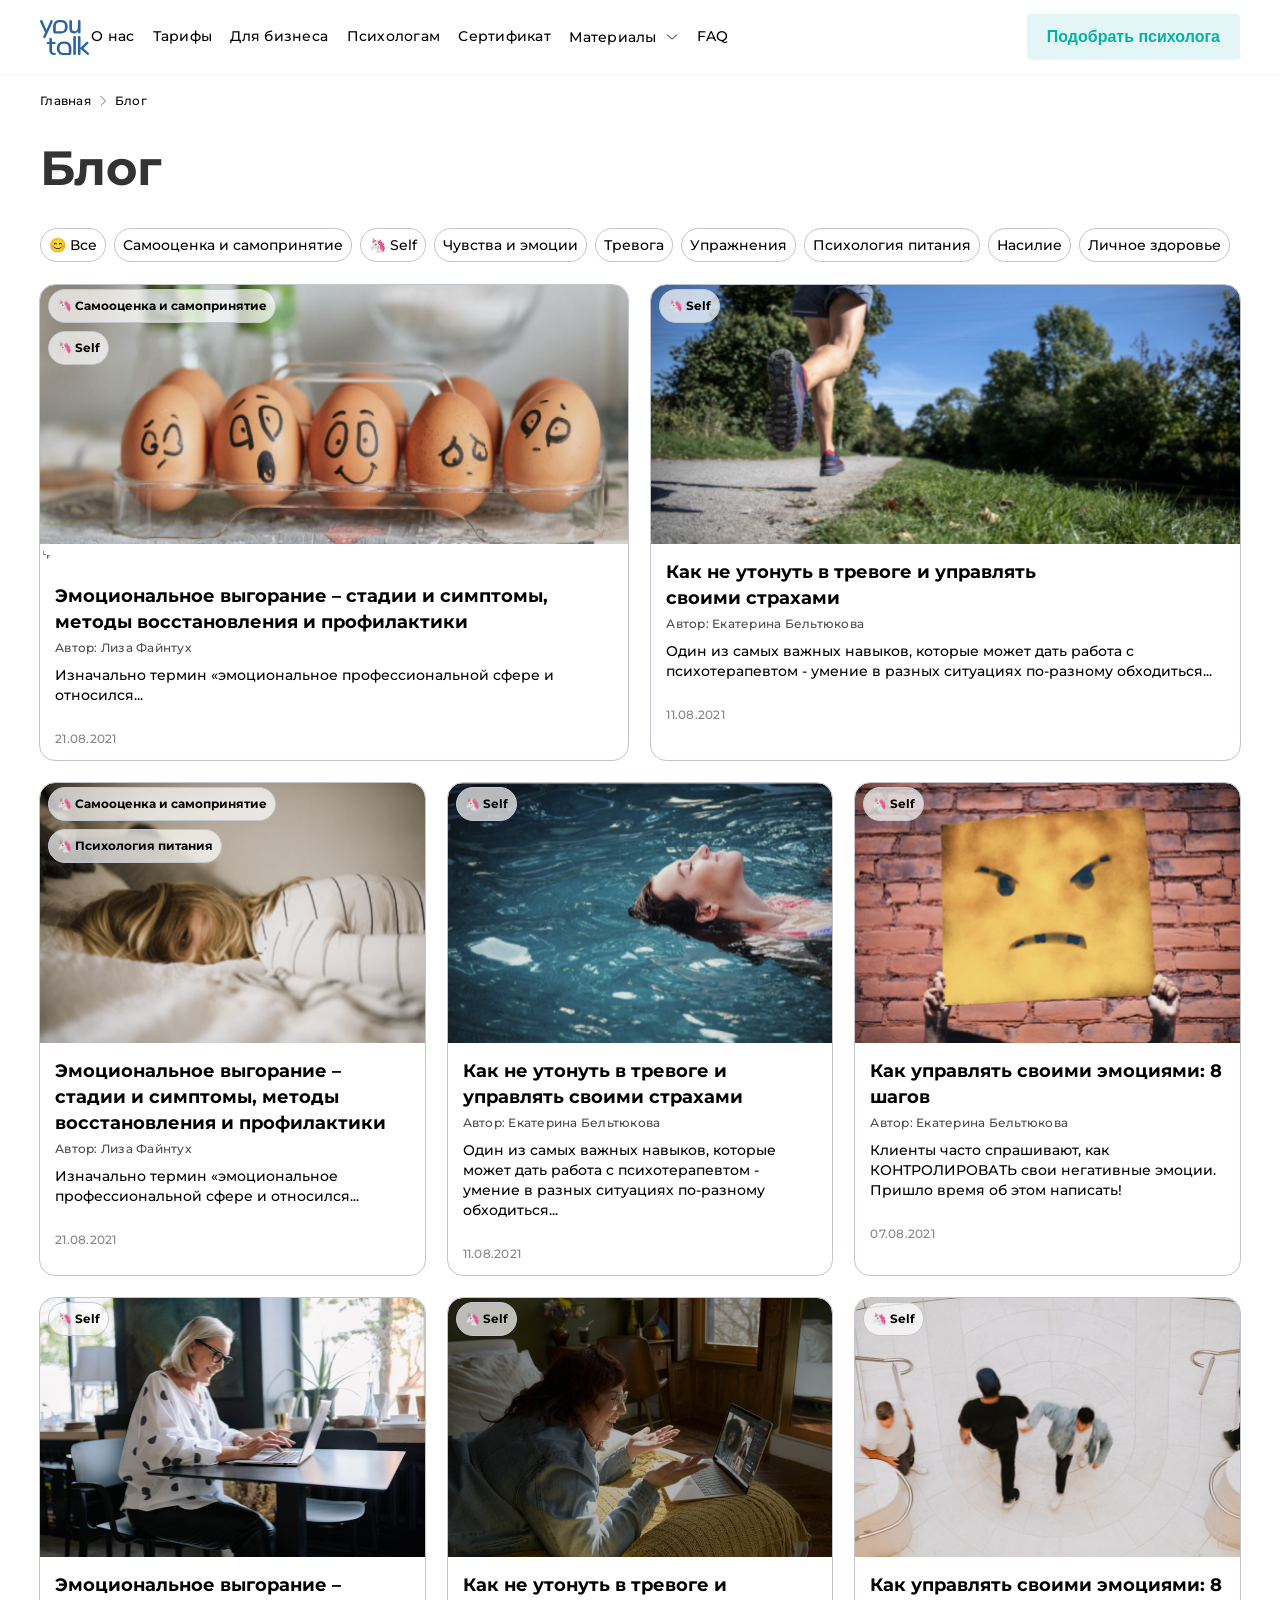
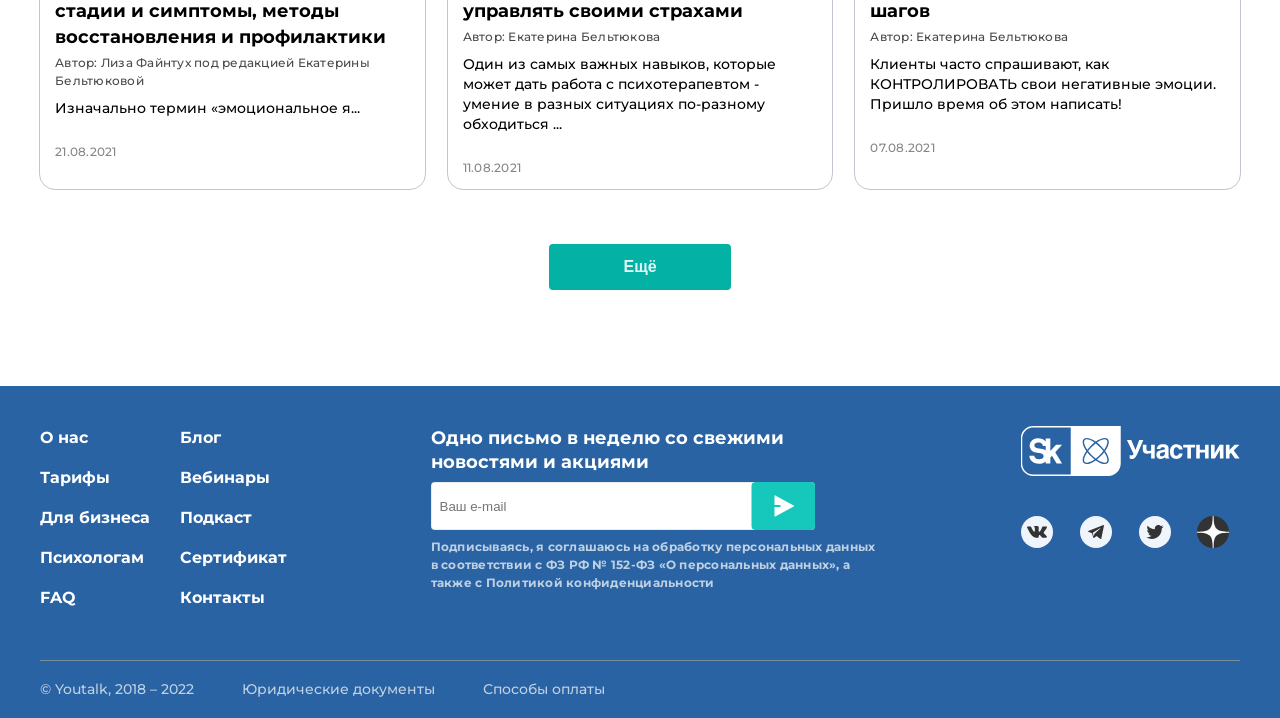
<file: index.html>
<!DOCTYPE html>
<html lang="ru">

<head>
    <meta charset="UTF-8">
    <meta name="viewport" content="width=device-width, initial-scale=1.0">
    <title>YouTalk</title>
    <link rel="stylesheet" href="css/font.css">
    <link rel="stylesheet" href="css/style.css">
</head>

<body>
    <header class="site-header">
        <div class="layout__container"> 
            <div class="site-header__inner"> 
                <div class="site-header__brand-nav">
                    <div class="site-header__logo"><a href="index.html"><img class="logo" src="./img/YouTalk.svg"
                                alt="логотип"></a></div>
                    <nav class="site-header__nav">
                        <ul class="site-header__nav-list">
                            <li class="site-header__nav-item"><a href="#">О нас</a></li>
                            <li class="site-header__nav-item"><a href="#">Тарифы</a></li>
                            <li class="site-header__nav-item"><a href="#">Для бизнеса</a></li>
                            <li class="site-header__nav-item"><a href="#">Психологам</a></li>
                            <li class="site-header__nav-item"><a href="#">Сертификат</a></li>
                            <li class="site-header__nav-item"><a href="#">Материалы</a></li>
                            <li class="site-header__nav-item"><a href="#">FAQ</a></li>
                        </ul>
                    </nav>
                </div>
                <div class="site-header__burger">
                    <span></span>
                </div>
                <button href="#" class="site-header__cta button button--ghost-teal">Подобрать психолога</button>
            </div>
        </div>
    </header>
    <main class="main main-background-image">
        <div class="layout__container">
            <div class="blog-page__inner">
                <ul class="breadcrumbs">
                    <li class="breadcrumbs__item"><a href="#">Главная</a></li>
                    <li class="breadcrumbs__item"><img src="./img/arrow-right.svg"></li>
                    <li class="breadcrumbs__item"><a href="active">Блог</a></li>
                </ul>
                <h1 class="blog-page__title">Блог</h1>
                <ul class="topic-filter">
                    <li class="topic-filter__chip"><a href="#">&#128522; Все</a></li>
                    <li class="topic-filter__chip"><a href="#">Самооценка и самопринятие</a></li>
                    <li class="topic-filter__chip"><a href="#">&#129412; Self</a></li>
                    <li class="topic-filter__chip"><a href="#">Чувства и эмоции</a></li>
                    <li class="topic-filter__chip"><a href="#">Тревога</a></li>
                    <li class="topic-filter__chip"><a href="#">Упражнения</a></li>
                    <li class="topic-filter__chip"><a href="#">Психология питания</a></li>
                    <li class="topic-filter__chip"><a href="#">Насилие</a></li>
                    <li class="topic-filter__chip"><a href="#">Личное здоровье</a></li>
                </ul>
                <section class="article-grid">
                    <div class="article-grid__card">
                        <a href="article.html">
                            <img class="article-grid__image" src="./img/heroes/hero-eggs.png" alt="изображение">
                            <ul class="article-grid__tags">
                                <li class="article-grid__tag">&#129412; Самооценка и самопринятие</li>
                                <li class="article-grid__tag">&#129412; Self</li>
                            </ul>␊
                            <h4 class="article-grid__title">Эмоциональное выгорание – стадии и симптомы, методы
                                восстановления и профилактики</h4>
                            <p class="article-grid__author">Автор: Лиза Файнтух</p>
                            <p class="article-grid__excerpt">Изначально термин «эмоциональное профессиональной сфере и
                                относился...</p>
                            <p class="article-grid__date">21.08.2021</p>
                        </a>
                    </div>
                    <div class="article-grid__card">
                        <a href="article.html">
                            <img class="article-grid__image" src="./img/heroes/hero-jogging.png" alt="изображение">
                            <ul class="article-grid__tags">
                                <li class="article-grid__tag">&#129412; Self</li>
                            </ul>
                            <h4 class="article-grid__title">Как не утонуть в тревоге и управлять<br>своими страхами</h4>
                            <p class="article-grid__author">Автор: Екатерина Бельтюкова</p>
                            <p class="article-grid__excerpt">Один из самых важных навыков, которые может дать работа с
                                психотерапевтом - умение в разных ситуациях по-разному обходиться...</p>
                            <p class="article-grid__date">11.08.2021</p>
                        </a>
                    </div>
                    <div class="article-grid__card article-grid__card--compact">
                        <a href="article.html">
                            <img class="article-grid__image" src="./img/heroes/hero-girl.png" alt="изображение">
                            <ul class="article-grid__tags">
                                <li class="article-grid__tag">&#129412; Самооценка и самопринятие</li>
                                <li class="article-grid__tag">&#129412; Психология питания</li>
                            </ul>
                            <h4 class="article-grid__title">Эмоциональное выгорание – стадии и симптомы, методы
                                восстановления и профилактики</h4>
                            <p class="article-grid__author">Автор: Лиза Файнтух</p>
                            <p class="article-grid__excerpt">Изначально термин «эмоциональное профессиональной сфере и
                                относился...</p>
                            <p class="article-grid__date">21.08.2021</p>
                        </a>
                    </div>
                    <div class="article-grid__card article-grid__card--compact">
                        <a href="article.html">
                            <img class="article-grid__image" src="./img/heroes/hero-swimming.png" alt="изображение">
                            <ul class="article-grid__tags">
                                <li class="article-grid__tag">&#129412; Self</li>
                            </ul>
                            <h4 class="article-grid__title">Как не утонуть в тревоге и управлять своими страхами</h4>
                            <p class="article-grid__author">Автор: Екатерина Бельтюкова</p>
                            <p class="article-grid__excerpt">Один из самых важных навыков, которые может дать работа с
                                психотерапевтом - умение в разных ситуациях по-разному обходиться...</p>
                            <p class="article-grid__date">11.08.2021</p>
                        </a>
                    </div>
                    <div class="article-grid__card article-grid__card--compact">
                        <a href="article.html">
                            <img class="article-grid__image" src="./img/heroes/hero-angry-face.png" alt="изображение">
                            <ul class="article-grid__tags">
                                <li class="article-grid__tag">&#129412; Self</li>
                            </ul>
                            <h4 class="article-grid__title">Как управлять своими эмоциями: 8 шагов</h4>
                            <p class="article-grid__author">Автор: Екатерина Бельтюкова</p>
                            <p class="article-grid__excerpt">Клиенты часто спрашивают, как КОНТРОЛИРОВАТЬ свои
                                негативные эмоции. Пришло время об этом написать!</p>
                            <p class="article-grid__date">07.08.2021</p>
                        </a>
                    </div>
                    <div class="article-grid__card article-grid__card--compact">
                        <a href="article.html">
                            <img class="article-grid__image" src="./img/heroes/hero-woman-typing.png" alt="изображение">
                            <ul class="article-grid__tags">
                                <li class="article-grid__tag">&#129412; Self</li>
                            </ul>
                            <h4 class="article-grid__title">Эмоциональное выгорание – стадии и симптомы, методы
                                восстановления и профилактики</h4>
                            <p class="article-grid__author">Автор: Лиза Файнтух под редакцией Екатерины Бельтюковой</p>
                            <p class="article-grid__excerpt">Изначально термин «эмоциональное я...</p>
                            <p class="article-grid__date">21.08.2021</p>
                        </a>
                    </div>
                    <div class="article-grid__card article-grid__card--compact">
                        <a href="article.html">
                            <img class="article-grid__image" src="./img/heroes/hero-woman-videocall.png"
                                alt="изображение">
                            <ul class="article-grid__tags">
                                <li class="article-grid__tag">&#129412; Self</li>
                            </ul>
                            <h4 class="article-grid__title">Как не утонуть в тревоге и управлять своими страхами</h4>
                            <p class="article-grid__author">Автор: Екатерина Бельтюкова</p>
                            <p class="article-grid__excerpt">Один из самых важных навыков, которые может дать работа с
                                психотерапевтом - умение в разных ситуациях по-разному обходиться ...</p>
                            <p class="article-grid__date">11.08.2021</p>
                        </a>
                    </div>
                    <div class="article-grid__card article-grid__card--compact">
                        <a href="article.html">
                            <img class="article-grid__image" src="./img/heroes/hero-strangers.png" alt="изображение">
                            <ul class="article-grid__tags">
                                <li class="article-grid__tag">&#129412; Self</li>
                            </ul>
                            <h4 class="article-grid__title">Как управлять своими эмоциями: 8 шагов</h4>
                            <p class="article-grid__author">Автор: Екатерина Бельтюкова</p>
                            <p class="article-grid__excerpt">Клиенты часто спрашивают, как КОНТРОЛИРОВАТЬ свои
                                негативные эмоции. Пришло время об этом написать!</p>
                            <p class="article-grid__date">07.08.2021</p>
                        </a>
                    </div>
                </section>
                <div class="blog-page__more-wrap">
                    <button href="#" class="blog-page__more-btn button button--primary-teal">Ещё</button>
                </div>
            </div>
        </div>
    </main>
    <footer class="site-footer">
        <div class="layout__container">
            <div class="site-footer__inner">
                <div class="site-footer__top">
                    <div class="site-footer__nav-columns">
                        <ul class="site-footer__nav-list">
                            <li><a class="site-footer__nav-link" href="#">О нас</a></li>
                            <li><a class="site-footer__nav-link" href="#">Тарифы</a></li>
                            <li><a class="site-footer__nav-link" href="#">Для бизнеса</a></li>
                            <li><a class="site-footer__nav-link" href="#">Психологам</a></li>
                            <li><a class="site-footer__nav-link" href="#">FAQ</a></li>
                        </ul>
                        <ul class="site-footer__nav-list">
                            <li><a class="site-footer__nav-link" href="#">Блог</a></li>
                            <li><a class="site-footer__nav-link" href="#">Вебинары</a></li>
                            <li><a class="site-footer__nav-link" href="#">Подкаст</a></li>
                            <li><a class="site-footer__nav-link" href="#">Сертификат</a></li>
                            <li><a class="site-footer__nav-link" href="#">Контакты</a></li>
                        </ul>
                    </div>
                    <div class="site-footer__subscribe" onsubmit="alert('Подписка успешно оформлена')">
                        <div class="site-footer__subscribe-title">Одно письмо в неделю со свежими <br> новостями и
                            акциями</div>
                        <form class="site-footer__subscribe-form">
                            <input class="site-footer__subscribe-input" type="text" placeholder="Ваш e-mail">
                            <button class="site-footer__subscribe-submit"></button>
                        </form>
                        <div class="site-footer__subscribe-policy">Подписываясь, я соглашаюсь на обработку персональных
                            данных в соответствии с ФЗ РФ № 152-ФЗ «О персональных данных», а также с Политикой
                            конфиденциальности</div>
                    </div>
                    <div class="site-footer__partners">
                        <div class="site-footer__partners-badges">
                            <a class="site-footer__partners-badge-link" href="https://sk.ru/" target="_blank"><img
                                    src="./img/sk.svg" alt="участник Сколково"></a>
                            <a class="site-footer__partners-badge-link" href="https://sk.ru/" target="_blank"><img
                                    src="./img/member.svg" alt="участник Сколково"></a>
                        </div>
                        <ul class="site-footer__social-list">
                            <li><a class="site-footer__social-link" href="https://vk.com/" target="_blank"><img
                                        src="./img/vk.svg" alt="вконтакте"></a></li>
                            <li><a class="site-footer__social-link" href="https://web.telegram.org/"
                                    target="_blank"><img src="./img/telegram.svg" alt="телеграм"></a></li>
                            <li><a class="site-footer__social-link" href="https://twitter.com/" target="_blank"><img
                                        src="./img/twitter.svg" alt="твиттер"></a></li>
                            <li><a class="site-footer__social-link" href="https://dzen.ru/" target="_blank"><img
                                        src="./img/dzen.svg" alt="дзен"></a></li>
                        </ul>
                    </div>
                </div>
                <div class="site-footer__bottom">
                    <ul class="site-footer__legal-list">
                        <li><a class="site-footer__legal-link" href="#">&#169; Youtalk, 2018 – 2022</a></li>
                        <li><a class="site-footer__legal-link" href="#">Юридические документы</a></li>
                        <li><a class="site-footer__legal-link" href="#">Способы оплаты</a></li>
                    </ul>
                </div>
            </div>
    </footer>
</body>

</html>
</file>
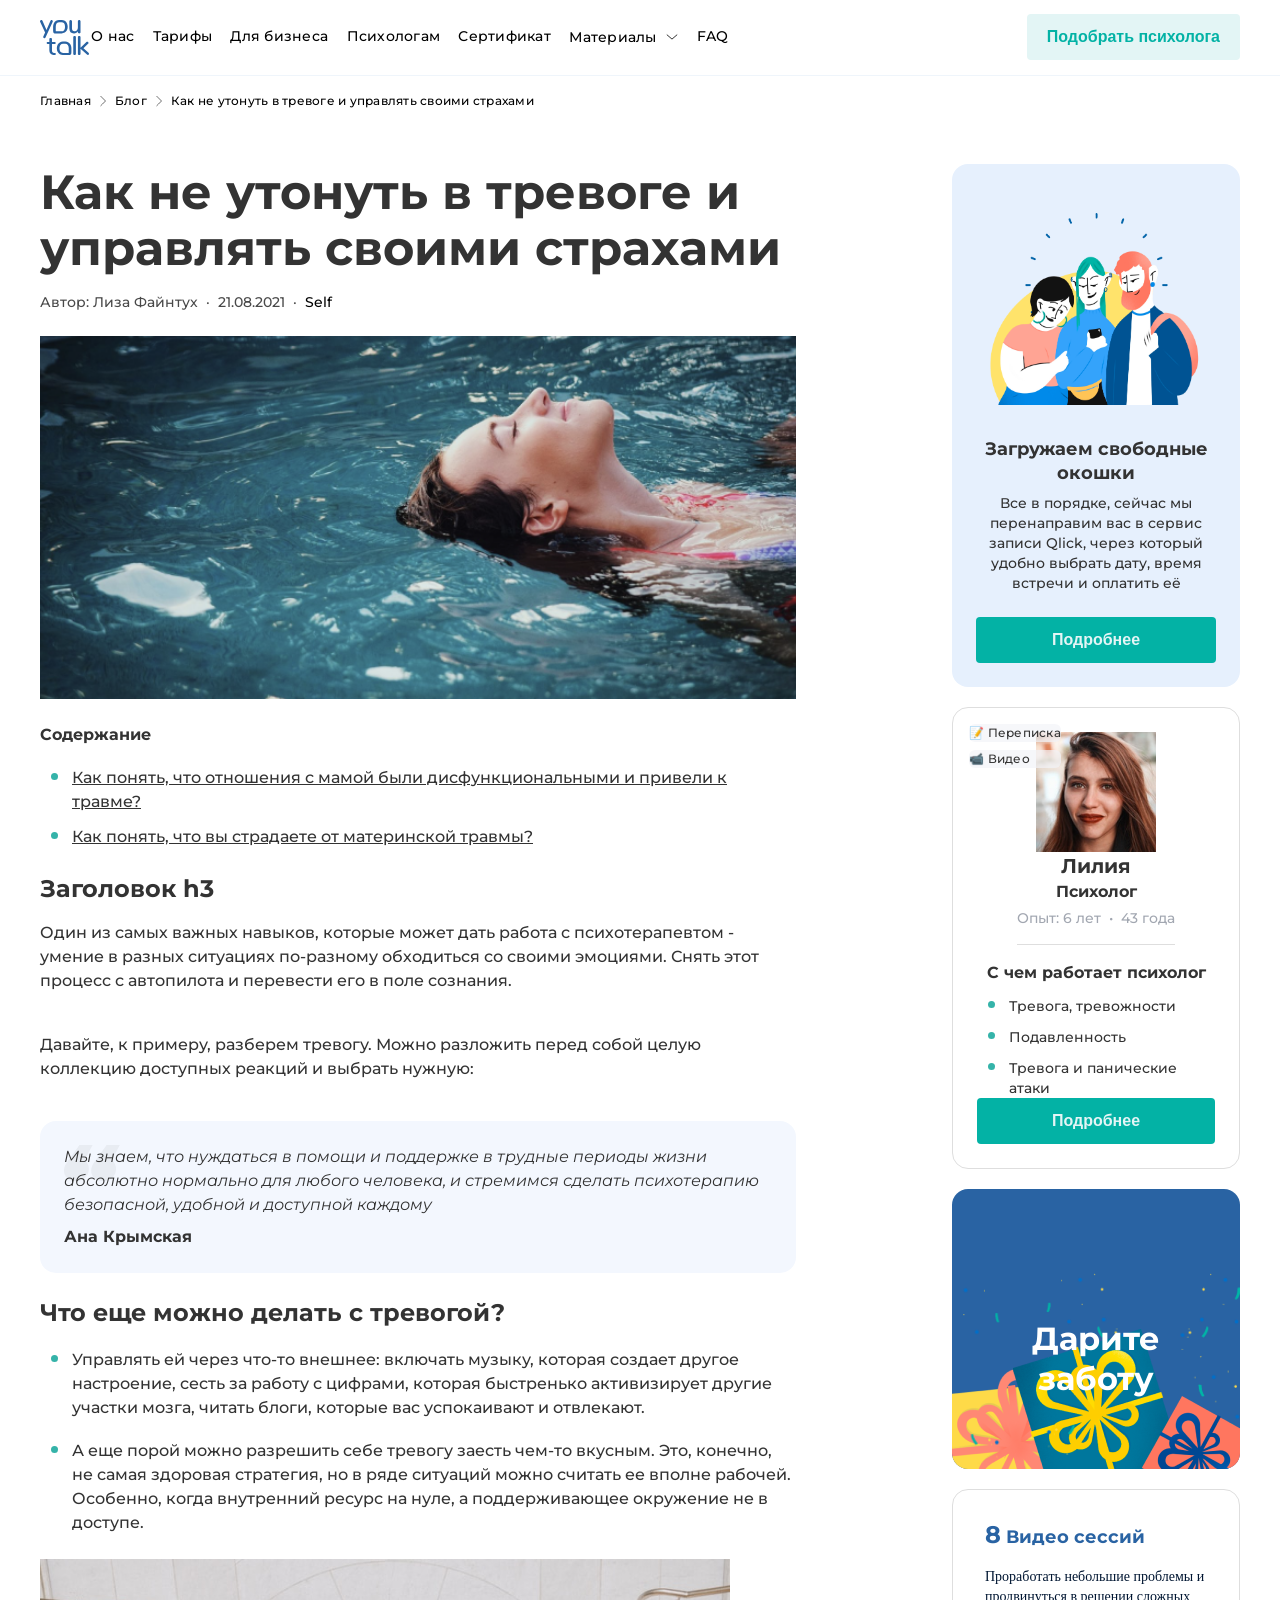
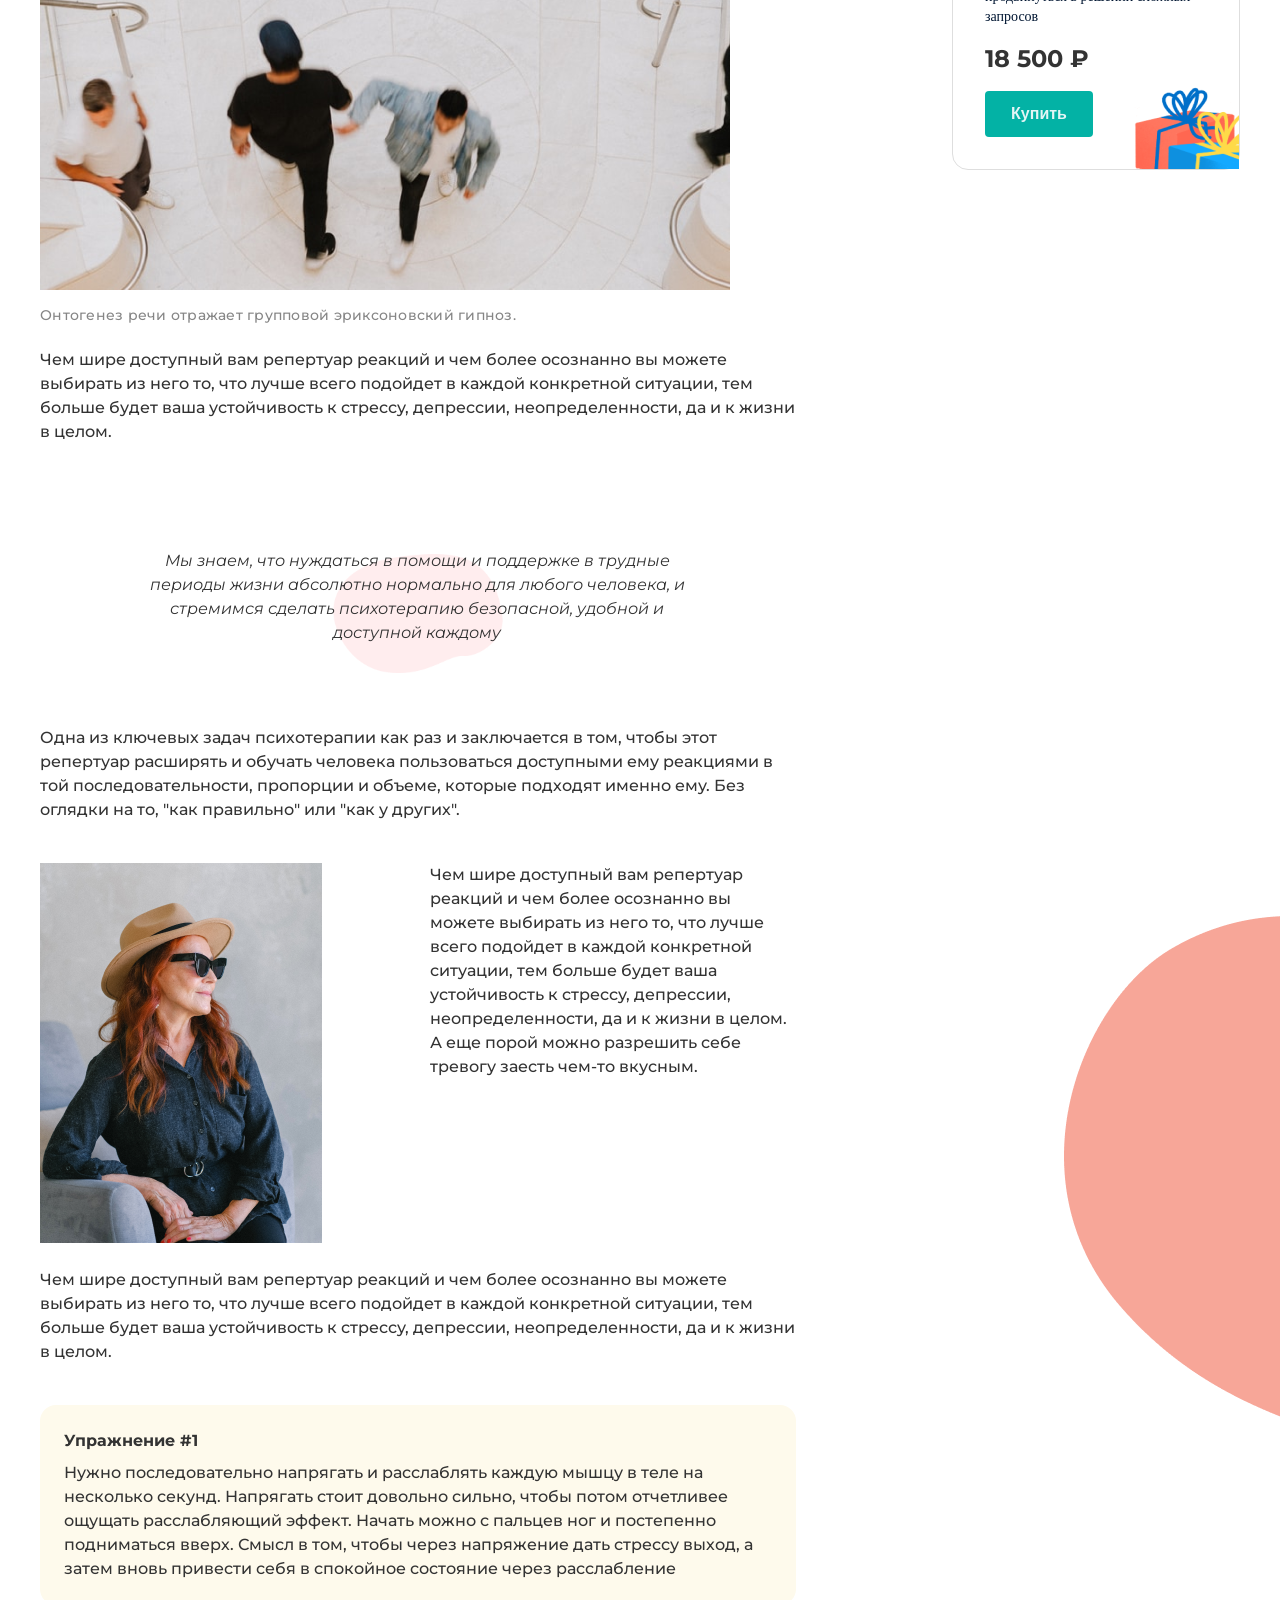
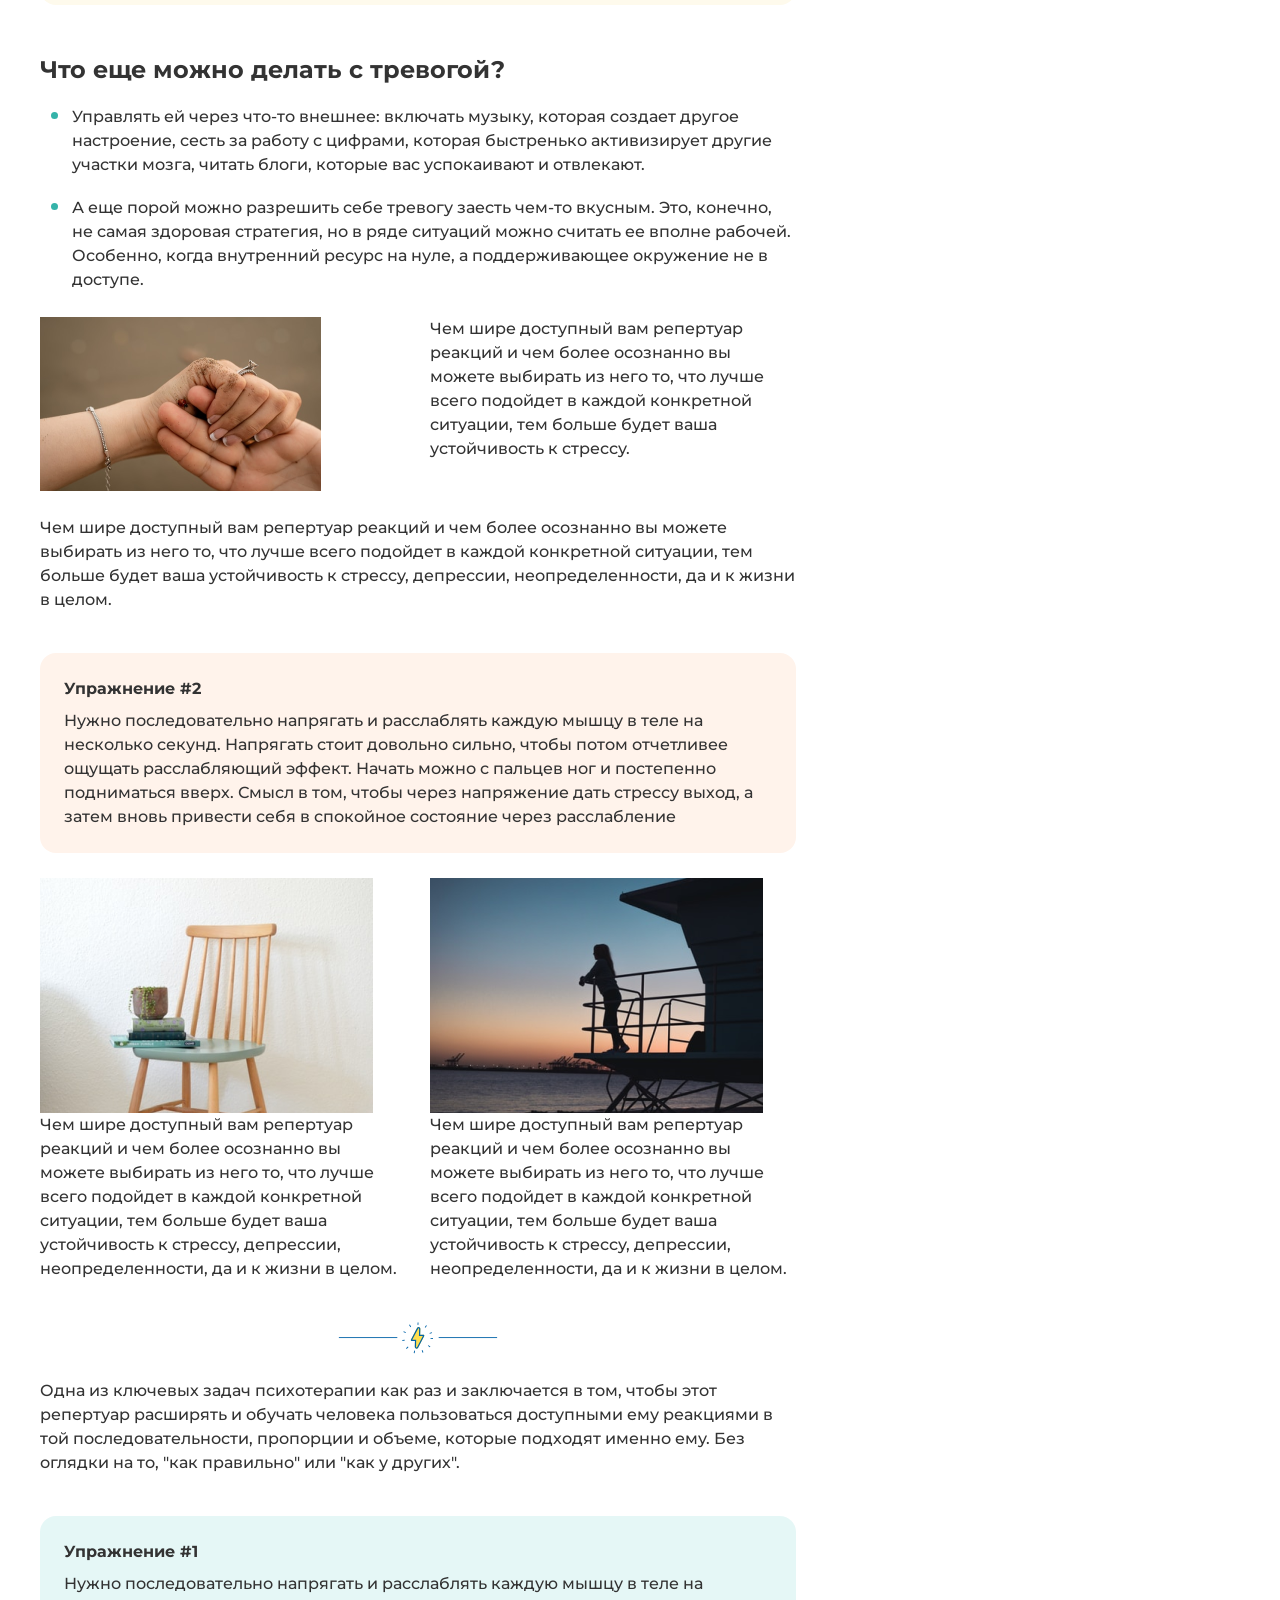
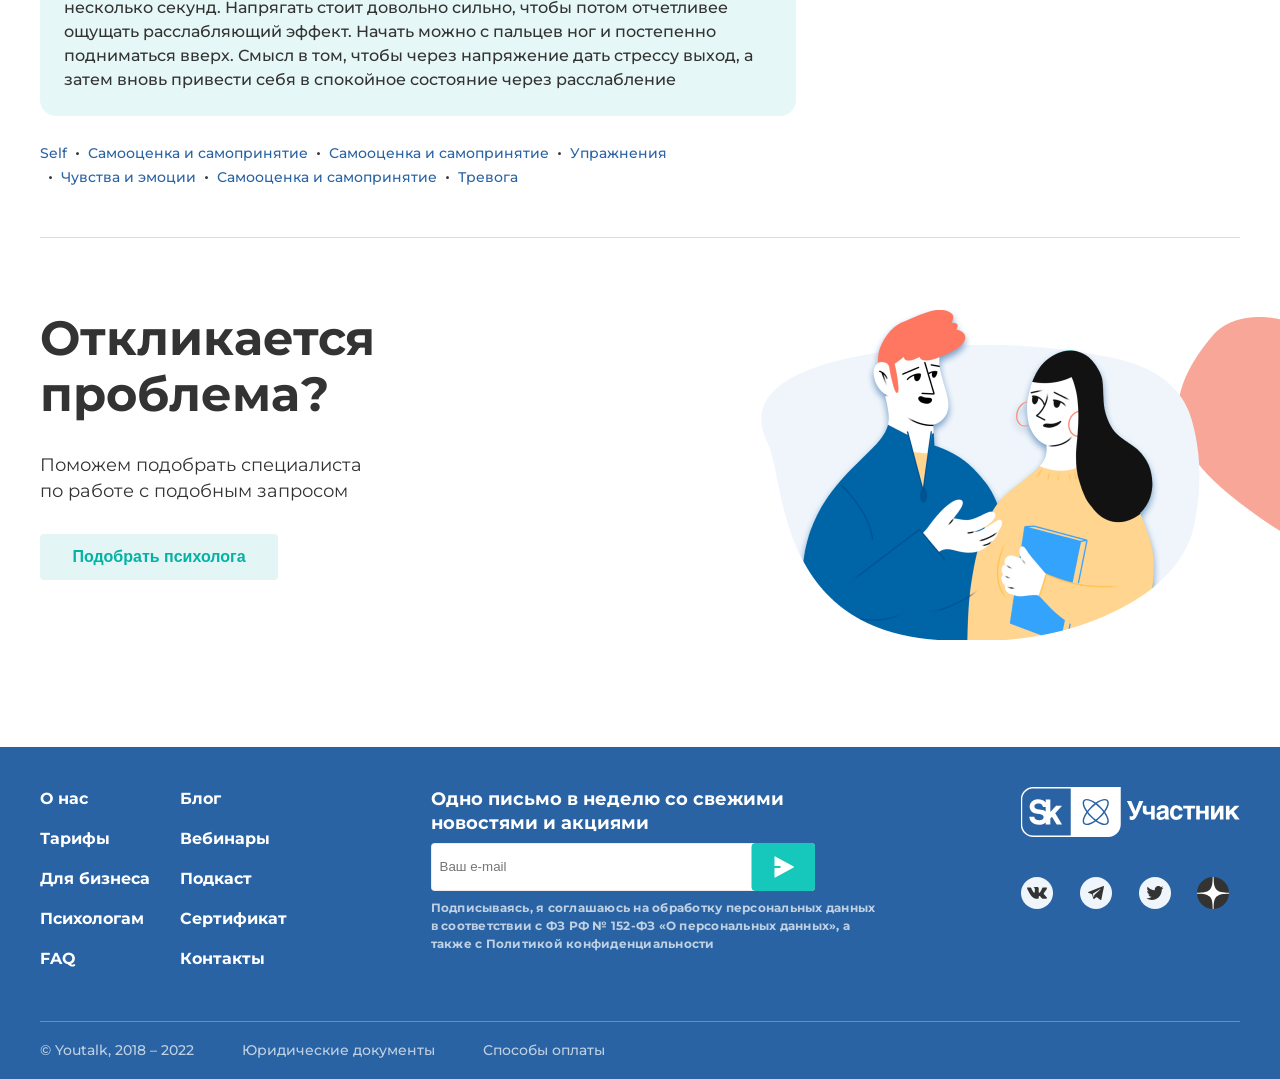
<file: article.html>
<!DOCTYPE html>
<html lang="ru">
<head>
    <meta charset="UTF-8">
    <meta name="viewport" content="width=device-width, initial-scale=1.0">
    <title>YouTalk</title>
    <link rel="stylesheet" href="css/font.css">
    <link rel="stylesheet" href="css/style.css">
</head>
<body>
    <header class="site-header">
        <div class="layout__container"> <!-- для width на всей странице -->
            <div class="site-header__inner"> <!--для flexbox-->
                <div class="site-header__brand-nav">
                    <div class="site-header__logo"><a href="index.html"><img class="logo" src="./img/YouTalk.svg" alt="логотип"></a></div>
                    <nav class="site-header__nav">
                            <ul class="site-header__nav-list">
                                <li class="site-header__nav-item"><a href="#">О нас</a></li>
                                <li class="site-header__nav-item"><a href="#">Тарифы</a></li>
                                <li class="site-header__nav-item"><a href="#">Для бизнеса</a></li>
                                <li class="site-header__nav-item"><a href="#">Психологам</a></li>
                                <li class="site-header__nav-item"><a href="#">Сертификат</a></li>
                                <li class="site-header__nav-item"><a href="#">Материалы</a></li>
                                <li class="site-header__nav-item"><a href="#">FAQ</a></li>
                            </ul>
                    </nav>
                </div>
                <div class="site-header__burger">
                    <span></span>
                </div>
                <button href="#" class="site-header__cta button button--ghost-teal">Подобрать психолога</button>
            </div>
        </div>
    </header>
    <main class="main article-page--decorated-bg">
        <div class="layout__container">
            <ul class="breadcrumbs">
                <li class="breadcrumbs__item"><a href="#">Главная</a></li>
                <li class="breadcrumbs__item"><img src="./img/arrow-right.svg"></li>
                <li class="breadcrumbs__item"><a href="index.html">Блог</a></li>
                <li class="breadcrumbs__item"><img src="./img/arrow-right.svg"></li>
                <li class="breadcrumbs__item"><a href="active">Как не утонуть в тревоге и управлять своими страхами</a></li>
            </ul>
            <div class="article-layout">
                <div class="article-page">
                    <h1 class="article-page__title">Как не утонуть в тревоге и управлять своими страхами</h1>
                    <ul class="article-page__meta">
                        <li class="article-page__meta-item">Автор: Лиза Файнтух</li>
                        <li class="article-page__meta-item">&middot;</li>
                        <li class="article-page__meta-item">21.08.2021</li>
                        <li class="article-page__meta-item">&middot;</li>
                        <li class="article-page__meta-item"><a href="#">Self</a></li>
                    </ul>
                    <img class="article-page__lead-image" src="./img/article/swimming-girl.png" alt="иллюстрация">
                    <div class="article-page__toc">
                        <div class="article-page__toc-title">Содержание</div>
                        <ul class="article-page__toc-list">
                            <li class="article-page__toc-item">Как понять, что отношения с мамой были дисфункциональными и привели к травме?</li>
                            <li class="article-page__toc-item">Как понять, что вы страдаете от материнской травмы?</li>
                        </ul>
                    </div>
                    <h3 class="article-page__section-title">Заголовок h3</h3>
                    <p class="article-page__paragraph">Один из самых важных навыков, которые может дать работа с психотерапевтом - умение в разных ситуациях по-разному обходиться со своими эмоциями.  Снять этот процесс с автопилота и перевести его в поле сознания.</p>
                    <br>
                    <p class="article-page__paragraph">Давайте, к примеру, разберем тревогу. Можно разложить перед собой целую коллекцию доступных реакций и выбрать нужную:</p>
                    <div class="quote-card">
                        <p class="quote-card__text">Мы знаем, что нуждаться в помощи и поддержке в трудные периоды жизни абсолютно нормально для любого человека, и стремимся сделать психотерапию безопасной, удобной и доступной каждому</p>
                        <img class="quote-card__icon" src="./img/article/quote.svg" alt="цитата">
                        <div class="quote-card__author">Ана Крымская</div>
                    </div>
                    <h3 class="article-page__question-title">Что еще можно делать с тревогой?</h3>
                    <ul class="article-page__bullet-list">
                        <li class="article-page__bullet-item">Управлять ей через что-то внешнее: включать музыку, которая создает другое настроение, сесть за работу с цифрами, которая быстренько активизирует другие участки мозга, читать блоги, которые вас успокаивают и отвлекают.</li>
                        <li class="article-page__bullet-item">А еще порой можно разрешить себе тревогу заесть чем-то вкусным. Это, конечно, не самая здоровая стратегия, но в ряде ситуаций можно считать ее вполне рабочей. Особенно, когда внутренний ресурс на нуле, а поддерживающее окружение не в доступе.</li>
                    </ul>
                    <div class="media-note">
                        <img class="image__description-pic" src="./img/article/strangers.png" alt="изображение">
                        <p class="media-note__caption">Онтогенез речи отражает групповой эриксоновский гипноз.</p>
                    </div>
                    <div class="article-page__content-flow">
                        <p class="article-page__paragraph">Чем шире доступный вам репертуар реакций и чем более осознанно вы можете выбирать из него то, что лучше всего подойдет в каждой конкретной ситуации, тем больше будет ваша устойчивость к стрессу, депрессии, неопределенности, да и к жизни в целом.</p>
                        <div class="quote-card quote-card--centered">
                            <img class="quote-card__icon quote-card__icon--centered" src="./img/article/light-orange.png" alt="фон">
                            <p class="quote-card__text text-center">Мы знаем, что нуждаться в помощи и поддержке в трудные периоды жизни абсолютно нормально для любого человека, и стремимся сделать психотерапию безопасной, удобной и доступной каждому</p>
                        </div>
                        <p class="article-page__paragraph">Одна из ключевых задач психотерапии как раз и заключается в том, чтобы этот репертуар расширять и обучать человека пользоваться доступными ему реакциями в той последовательности, пропорции и объеме, которые подходят именно ему. Без оглядки на то, "как правильно" или "как у других".</p>
                        <div class="article-page__rows">
                            <img class="article-page__inline-image" src="./img/article/redhead-woman.png" alt="изображение">
                            <p class="article-page__paragraph"> Чем шире доступный вам репертуар реакций и чем более осознанно вы можете выбирать из него то, что лучше всего подойдет в каждой конкретной ситуации, тем больше будет ваша устойчивость к стрессу, депрессии, неопределенности, да и к жизни в целом. А еще порой можно разрешить себе тревогу заесть чем-то вкусным.</p> <!--class=right-text?-->
                        </div>
                        <p class="article-page__paragraph">Чем шире доступный вам репертуар реакций и чем более осознанно вы можете выбирать из него то, что лучше всего подойдет в каждой конкретной ситуации, тем больше будет ваша устойчивость к стрессу, депрессии, неопределенности, да и к жизни в целом.</p>
                        <div class="exercise-card">
                            <h5 class="exercise-card__title">Упражнение #1</h5>
                            <p class="exercise-card__text">Нужно последовательно напрягать и расслаблять каждую мышцу в теле на несколько секунд. Напрягать стоит довольно сильно, чтобы потом отчетливее ощущать расслабляющий эффект. Начать можно с пальцев ног и постепенно подниматься вверх. Смысл в том, чтобы через напряжение дать стрессу выход, а затем вновь привести себя в спокойное состояние через расслабление</p>
                        </div>
                        <div class="article-page__question-block">
                        <h3 class="article-page__question-title">Что еще можно делать с тревогой?</h3>
                        <ul class="article-page__bullet-list">
                            <li class="article-page__bullet-item">Управлять ей через что-то внешнее: включать музыку, которая создает другое настроение, сесть за работу с цифрами, которая быстренько активизирует другие участки мозга, читать блоги, которые вас успокаивают и отвлекают.</li>
                            <li class="article-page__bullet-item">А еще порой можно разрешить себе тревогу заесть чем-то вкусным. Это, конечно, не самая здоровая стратегия, но в ряде ситуаций можно считать ее вполне рабочей. Особенно, когда внутренний ресурс на нуле, а поддерживающее окружение не в доступе.</li>
                        </ul>
                        </div>
                        <div class="article-page__rows">
                            <img class="article-page__inline-image" src="./img/article/hands.png" alt="изображение">  <!--такой же, как у картинки выше -->
                            <p class="article-page__paragraph">Чем шире доступный вам репертуар реакций и чем более осознанно вы можете выбирать из него то, что лучше всего подойдет в каждой конкретной ситуации, тем больше будет ваша устойчивость к стрессу.</p>
                        </div>
                        <p class="article-page__paragraph">Чем шире доступный вам репертуар реакций и чем более осознанно вы можете выбирать из него то, что лучше всего подойдет в каждой конкретной ситуации, тем больше будет ваша устойчивость к стрессу, депрессии, неопределенности, да и к жизни в целом.</p>
                        <div class="exercise-card exercise-card--tone-orange">
                            <h5 class="exercise-card__title">Упражнение #2</h5>
                            <p class="exercise-card__text">Нужно последовательно напрягать и расслаблять каждую мышцу в теле на несколько секунд. Напрягать стоит довольно сильно, чтобы потом отчетливее ощущать расслабляющий эффект. Начать можно с пальцев ног и постепенно подниматься вверх. Смысл в том, чтобы через напряжение дать стрессу выход, а затем вновь привести себя в спокойное состояние через расслабление</p>
                        </div>
                        <div class="article-page__columns">
                            <div class="article-page__column">
                                <img class="article-page__inline-image" src="./img/article/chair.png" alt="изображение">
                                <p class="article-page__paragraph">Чем шире доступный вам репертуар реакций и чем более осознанно вы можете выбирать из него то, что лучше всего подойдет в каждой конкретной ситуации, тем больше будет ваша устойчивость к стрессу, депрессии, неопределенности, да и к жизни в целом.</p>
                            </div>
                            <div class="article-page__column">
                                <img class="article-page__inline-image" src="./img/article/beach.png" alt="изображение">
                                <p class="article-page__paragraph">Чем шире доступный вам репертуар реакций и чем более осознанно вы можете выбирать из него то, что лучше всего подойдет в каждой конкретной ситуации, тем больше будет ваша устойчивость к стрессу, депрессии, неопределенности, да и к жизни в целом.</p>
                            </div>
                        </div>
                        <img class="article-page__separator-icon" src="./img/article/lightning.svg" alt="векторная иконка">
                        <p class="article-page__paragraph">Одна из ключевых задач психотерапии как раз и заключается в том, чтобы этот репертуар расширять и обучать человека пользоваться доступными ему реакциями в той последовательности, пропорции и объеме, которые подходят именно ему. Без оглядки на то, "как правильно" или "как у других".</p>
                        <div class="exercise-card exercise-card--tone-blue">
                            <h5 class="exercise-card__title">Упражнение #1</h5>
                            <p class="exercise-card__text">Нужно последовательно напрягать и расслаблять каждую мышцу в теле на несколько секунд. Напрягать стоит довольно сильно, чтобы потом отчетливее ощущать расслабляющий эффект. Начать можно с пальцев ног и постепенно подниматься вверх. Смысл в том, чтобы через напряжение дать стрессу выход, а затем вновь привести себя в спокойное состояние через расслабление</p>
                        </div>
                        <div class="article-page__related">
                            <ul class="article-page__related-tags">
                                <li class="article-page__related-tag"><a href="#">Self</a></li>
                                <li class="article-page__related-tag"><a href="#">Самооценка и самопринятие</a></li>
                                <li class="article-page__related-tag"><a href="#">Самооценка и самопринятие</a></li>
                                <li class="article-page__related-tag"><a href="#">Упражнения</a></li>
                                <li class="article-page__related-tag"><a href="#">Чувства и эмоции</a></li>
                                <li class="article-page__related-tag"><a href="#">Самооценка и самопринятие</a></li>
                                <li class="article-page__related-tag"><a href="#">Тревога</a></li>
                            </ul>
                        </div>
                    </div>
                </div>
                <aside class="article-sidebar">
                    <div class="article-sidebar__row article-sidebar__row--primary">
                        <div class="help-widget">
                            <img class="help-widget__image" src="./img/article/sidebar/qlick-image.png" alt="изображение">
                            <span class="help-widget__title">Загружаем свободные окошки</span>
                            <p class="help-widget__text">Все в порядке, сейчас мы перенаправим вас в сервис записи Qlick, через который удобно выбрать дату,  время встречи и оплатить её</p>
                            <button class="button button--primary-teal button--full" href="#">Подробнее</button>
                        </div>
                        <div class="expert-card">
                            <img class="expert-card__avatar" src="./img/article/sidebar/Lilia.png" alt="фотография психолога">
                            <ul class="expert-card__badges">
                                <li class="expert-card__badge">&#x1F4DD; Переписка</li>
                                <li class="expert-card__badge">&#x1F4F9; Видео</li>
                            </ul>
                            <span class="expert-card__name">Лилия</span>
                            <span class="expert-card__role">Психолог</span>
                            <ul class="expert-card__meta">
                                <li class="expert-card__meta-item">Опыт: 6 лет</li>
                                <li class="expert-card__meta-item">&bull;</li>
                                <li class="expert-card__meta-item">43 года </li>
                            </ul>
                            <p class="expert-card__section-title">С чем работает психолог</p>
                            <ul class="expert-card__specialty-list">
                                <li class="expert-card__specialty-item">Тревога, тревожности</li>
                                <li class="expert-card__specialty-item">Подавленность</li>
                                <li class="expert-card__specialty-item">Тревога и панические атаки</li>
                            </ul>
                            <button class="button button--primary-teal button--full">Подробнее</button>
                        </div>
                    </div>
                    <div class="article-sidebar__row article-sidebar__row--secondary">
                        <a href="#" class="promo-banner">
                            <h2 class="promo-banner__title">Дарите заботу</h2>
                            <img class="promo-banner__image promo-banner__image--yellow" src="./img/article/sidebar/yellow-present-sidebar.png" alt="изображение подарка" class="sidebar__gift-box">
                            <img class="promo-banner__image promo-banner__image--blue" src="./img/article/sidebar/blue-present-sidebar.png" alt="изображение подарка" class="sidebar__gift-box">
                            <img class="promo-banner__image promo-banner__image--red" src="./img/article/sidebar/red-present-sidebar.png" alt="изображение подарка" class="sidebar__gift-box">
                            <img class="promo-banner__image promo-banner__image--confetti" src="./img/article/sidebar/confetti.png" alt="изображение">
                        </a>
                        <div class="offer-card">
                            <div class="offer-card__title">
                                <span class="offer-card__title-number">8</span>
                                <span class="offer-card__title-text">Видео сессий</span>
                            </div>
                            <p class="offer-card__description">Проработать небольшие проблемы и продвинуться в решении сложных запросов</p>
                            <h3 class="offer-card__price">18 500 ₽</h3>
                            <button class="button button--primary-teal button--full button--narrow">Купить</button>
                            <img class="offer-card__image offer-card__image--gift-red" src="./img/article/sidebar/red-present.png" alt="изображение подарка">
                            <img class="offer-card__image offer-card__image--gift-blue" src="./img/article/sidebar/blue-present.png" alt="изображение подарка">
                        </div>
                    </div>
                </aside>
            </div>
            <div class="final-cta">
                <div class="final-cta__content">
                    <h1 class="final-cta__title">Откликается проблема?</h1>
                    <p class="final-cta__text">Поможем подобрать специалиста по работе с подобным запросом</p>
                    <button class="final-cta__button button button--ghost-teal">Подобрать психолога</button>
                </div>
                <img class="final-cta__image-wrap" src="./img/article/closing-section/heroes.png" alt="изображение">
        </div>
    </main>
    <footer class="site-footer">
        <div class="layout__container">
            <div class="site-footer__inner">
                <div class="site-footer__top">
                    <div class="site-footer__nav-columns">
                        <ul class="site-footer__nav-list">
                            <li><a class="site-footer__nav-link" href="#">О нас</a></li>
                            <li><a class="site-footer__nav-link" href="#">Тарифы</a></li>
                            <li><a class="site-footer__nav-link" href="#">Для бизнеса</a></li>
                            <li><a class="site-footer__nav-link" href="#">Психологам</a></li>
                            <li><a class="site-footer__nav-link" href="#">FAQ</a></li>
                        </ul>
                        <ul class="site-footer__nav-list">
                            <li><a class="site-footer__nav-link" href="#">Блог</a></li>
                            <li><a class="site-footer__nav-link" href="#">Вебинары</a></li>
                            <li><a class="site-footer__nav-link" href="#">Подкаст</a></li>
                            <li><a class="site-footer__nav-link" href="#">Сертификат</a></li>
                            <li><a class="site-footer__nav-link" href="#">Контакты</a></li>
                        </ul>
                    </div>
                    <div class="site-footer__subscribe" onsubmit="alert('Подписка успешно оформлена')">
                        <div class="site-footer__subscribe-title">Одно письмо в неделю со свежими <br> новостями и акциями</div>
                        <form class="site-footer__subscribe-form">
                            <input class="site-footer__subscribe-input" type="text" placeholder="Ваш e-mail">
                            <button class="site-footer__subscribe-submit"></button>
                        </form>
                        <div class="site-footer__subscribe-policy">Подписываясь, я соглашаюсь на обработку персональных данных в соответствии с ФЗ РФ № 152-ФЗ «О персональных данных», а также с Политикой конфиденциальности</div>
                    </div>
                    <div class="site-footer__partners">
                        <div class="site-footer__partners-badges">
                            <a class="site-footer__partners-badge-link" href="https://sk.ru/" target="_blank"><img src="./img/sk.svg" alt="участник Сколково"></a>
                            <a class="site-footer__partners-badge-link" href="https://sk.ru/" target="_blank"><img src="./img/member.svg" alt="участник Сколково"></a>
                        </div>
                        <ul class="site-footer__social-list">
                        <li><a class="site-footer__social-link" href="https://vk.com/" target="_blank"><img src="./img/vk.svg" alt="вконтакте"></a></li>
                        <li><a class="site-footer__social-link" href="https://web.telegram.org/" target="_blank"><img src="./img/telegram.svg" alt="телеграм"></a></li>
                        <li><a class="site-footer__social-link" href="https://twitter.com/" target="_blank"><img src="./img/twitter.svg" alt="твиттер"></a></li>
                        <li><a class="site-footer__social-link" href="https://dzen.ru/" target="_blank"><img src="./img/dzen.svg" alt="дзен"></a></li>
                    </ul>
                </div>
            </div>
                <div class="site-footer__bottom">
                <ul class="site-footer__legal-list">
                    <li><a class="site-footer__legal-link" href="#">&#169; Youtalk, 2018 – 2022</a></li>
                    <li><a class="site-footer__legal-link" href="#">Юридические документы</a></li>
                    <li><a class="site-footer__legal-link" href="#">Способы оплаты</a></li>
                </ul>
            </div>
        </div>
    </footer>
</body>
</html>
</file>
<file: css/font.css>
@font-face {
    font-family: "Montserrat";
    font-style: normal;
    font-weight: 400;
    src: local("Montserrat"),
             url("../fonts/Montserrat-Regular.woff2") format("woff2"),
             url("../fonts/Montserrat-Regular.woff") format("woff");
  }

  @font-face {
    font-family: "Montserrat";
    font-style: italic;
    font-weight: 400;
    src: local("Montserrat"),
              url("../fonts/Montserrat-Italic.woff2") format("woff2"),
             url("../fonts/Montserrat-Italic.woff") format("woff");
  }

  @font-face {
    font-family: "Montserrat";
    font-style: normal;
    font-weight: 500;
    src: local("Montserrat"),
             url("../fonts/Montserrat-Medium.woff2") format("woff2"),
             url("../fonts/Montserrat-Medium.woff") format("woff");
  }

  @font-face {
    font-family: "Montserrat";
    font-style: normal;
    font-weight: 700;
    src: local("Montserrat"),
             url("../fonts/Montserrat-Bold.woff2") format("woff2"),
             url("../fonts/Montserrat-Bold.woff") format("woff");
  }
</file>
<file: css/style.css>
:root {
    --font-main: Montserrat;
    --font-accent: 'Open Sans';

    --color-text: #333333;
    --color-text-muted: #494949;
    --color-text-light: #868686;
    --color-text-soft: #A2A7B1;
    --color-white: #FFFFFF;
    --color-teal: #03B2A5;
    --color-teal-light: #E3F5F5;
    --color-blue: #2963A3;
    --color-border: #C1C5CD;
    --color-border-soft: #DEDEDE;

    --radius-sm: 4px;
    --radius-md: 6px;
    --radius-lg: 15px;
    --radius-xl: 16px;

    --container-max: 1240px;
    --container-pad: 20px;
}

*,
*::before,
*::after {
    margin: 0;
    padding: 0;
    border: 0;
    box-sizing: border-box
}

ul,
ol,
li {
    list-style: none
}

img {
    vertical-align: top
}

h1,
h2,
h3,
h4,
h5,
h6 {
    font-weight: inherit;
    font-size: inherit
}

a {
    color: #000;
    text-decoration: none
}

a:hover {
    color: rgb(86, 86, 86)
}

a:active {
    color: #333
}

html,
body {
    height: 100%;
    width: 100%;
    color: var(--color-text);
    font: 500 16px/24px var(--font-main);
    background: #fff
}

.layout__container {
    max-width: var(--container-max);
    padding: 0 var(--container-pad);
    margin: 0 auto
}

.site-header {
    border-bottom: 1px solid #EFF5FB;
    height: 76px
}

.site-header__inner {
    display: grid;
    grid-template-columns: 1fr auto auto;
    align-items: center
}

.site-header__brand-nav {
    display: grid;
    grid-template-columns: auto 1fr;
    align-items: center
}

.site-header__logo {
    margin: 20px 3.2% 20px 0
}

.site-header__nav {
    width: 640px;
    margin-right: 20px
}

.site-header__nav-list {
    display: grid;
    grid-auto-flow: column;
    gap: 16px;
    white-space: nowrap;
    align-items: center
}

.site-header__nav-item {
    font-size: 14px;
    line-height: 114%;
    letter-spacing: .25px
}

.site-header__cta {
    padding: 14px 20px;
    background: var(--color-teal-light);
    color: var(--color-teal);
    border-radius: var(--radius-sm);
    font-size: 16px;
    font-weight: 700;
    cursor: pointer
}

.site-header__cta:hover {
    background: var(--color-teal);
    color: var(--color-teal-light)
}

nav ul li:nth-last-child(2)::after {
    content: url('../img/arrow-down.svg');
    margin-left: 8px;
    position: relative;
    top: 2px
}

.breadcrumbs {
    display: grid;
    grid-auto-flow: column;
    justify-content: start;
    gap: 4px;
    margin-top: 16px
}

.breadcrumbs__item {
    color: rgba(51, 51, 51, .7);
    font-size: 12px;
    line-height: 18px;
    letter-spacing: .25px
}

.breadcrumbs__item img {
    margin-top: 1px
}

.blog-page__title {
    margin: 30px 0 32px;
    font-size: 48px;
    font-weight: 700;
    line-height: 56px
}

.topic-filter {
    display: flex;
    flex-wrap: wrap;
    gap: 8px;
    justify-content: flex-start;
    align-items: flex-start
}

.topic-filter__chip {
    font-size: 14px;
    line-height: 20px;
    border-radius: 24px;
    border: 1.5px solid var(--color-border);
    padding: 6px 8px;
    font-weight: 500
}

.topic-filter__chip:hover {
    border-color: var(--color-teal)
}

.article-grid {
    display: grid;
    grid-template-columns: repeat(6, minmax(0, 1fr));
    gap: 23px;
    margin-top: 23px
}

.article-grid__card {
    position: relative;
    overflow: hidden;
    outline: 1.5px solid var(--color-border);
    border-radius: var(--radius-lg);
    background: #fff;
    grid-column: span 3
}

.article-grid__card--compact {
    grid-column: span 2
}

.article-grid__image {
    width: 100%
}

.article-grid__tags {
    display: grid;
    position: absolute;
    top: 0;
    left: 0;
    z-index: 2;
    justify-items: start
}

.article-grid__tag {
    font-size: 12px;
    font-weight: 600;
    line-height: 20px;
    border-radius: 24px;
    border: 1px solid var(--color-border);
    background: rgba(255, 255, 255, .7);
    padding: 6px 8px;
    margin: 4px 8px
}

.article-grid__title {
    font-size: 18px;
    font-weight: 700;
    line-height: 26px;
    padding: 15px 15px 4px
}

.article-grid__author {
    font-size: 12px;
    line-height: 18px;
    letter-spacing: .25px;
    color: var(--color-text-muted);
    padding: 0 0 8px 15px
}

.article-grid__excerpt {
    font-size: 14px;
    line-height: 20px;
    padding: 0 15px 25px
}

.article-grid__date {
    font-size: 12px;
    line-height: 18px;
    letter-spacing: .25px;
    color: var(--color-text-light);
    padding: 0 0 12px 15px
}

.blog-page__more-wrap {
    display: grid;
    place-items: center;
    margin: 4.6% 0 96px
}

.blog-page__more-btn,
.button--primary-teal {
    padding: 14px 20px;
    background: var(--color-teal);
    color: var(--color-teal-light);
    border-radius: var(--radius-sm);
    font-size: 16px;
    font-weight: 700;
    cursor: pointer
}

.blog-page__more-btn {
    width: 182px
}

.blog-page__more-btn:hover,
.button--primary-teal:hover {
    background: var(--color-teal-light);
    color: var(--color-teal)
}

.button--ghost-teal {
    padding: 14px 20px;
    background: var(--color-teal-light);
    color: var(--color-teal);
    border-radius: var(--radius-sm);
    font-size: 16px;
    font-weight: 700;
    cursor: pointer
}

.button--ghost-teal:hover {
    background: var(--color-teal);
    color: var(--color-teal-light)
}

.button--full {
    width: 100%
}

.button--narrow {
    width: 108px;
    z-index: 1
}

.site-footer {
    background: var(--color-blue);
    width: 100%
}

.site-footer__inner {
    margin-bottom: 17px;
    padding: 40px 0 17px
}

.site-footer__top {
    display: grid;
    grid-template-columns: auto auto auto;
    justify-content: space-between
}

.site-footer__nav-columns {
    display: grid;
    grid-template-columns: repeat(2, 1fr);
    gap: 30px;
    margin-bottom: 26px
}

.site-footer__nav-list {
    display: grid;
    height: 184px;
    align-content: space-between
}

.site-footer__nav-link {
    color: #fff;
    font-weight: 700;
    line-height: 24px
}

.site-footer__subscribe {
    font-size: 18px;
    font-weight: 700;
    color: #fff;
    width: 450px
}

.site-footer__subscribe-form {
    position: relative;
    margin: 8px 0
}

.site-footer__subscribe-input {
    width: 384px;
    height: 48px;
    border-radius: var(--radius-sm);
    border: 1px solid rgba(157, 157, 157, .2);
    padding: 8px 0 8px 8px;
    outline: none
}

.site-footer__subscribe-submit {
    position: absolute;
    background: url('../img/your-email-arrow.svg');
    width: 64px;
    height: 48px;
    border-radius: var(--radius-sm);
    left: 320px
}

.site-footer__subscribe-policy {
    font-size: 12px;
    line-height: 18px;
    letter-spacing: .25px;
    opacity: .7;
    color: #fff
}

.site-footer__partners-badges {
    display: grid;
    grid-auto-flow: column;
    gap: 5px;
    align-items: center;
    justify-content: start
}

.site-footer__social-list {
    display: grid;
    grid-auto-flow: column;
    gap: 16px;
    margin-top: 40px
}

.site-footer__bottom {
    border-top: 1px solid hsla(0, 0%, 62%, .7);
    margin-top: 24px
}

.site-footer__legal-list {
    display: grid;
    grid-auto-flow: column;
    justify-content: start;
    gap: 48px;
    margin-top: 16px;
    white-space: nowrap
}

.site-footer__legal-link {
    color: #fff;
    font-size: 14px;
    line-height: 20px;
    opacity: .7
}

.article-layout {
    display: grid;
    grid-template-columns: 63% 24%;
    justify-content: space-between;
    align-items: start;
    margin-top: 54px;
    border-bottom: 1px solid var(--color-border-soft)
}

.article-page__title {
    margin-bottom: 16px;
    font-size: 48px;
    font-weight: 700;
    line-height: 56px
}

.article-page__meta {
    display: grid;
    grid-auto-flow: column;
    justify-content: start;
    gap: 8px
}

.article-page__meta-item {
    color: var(--color-text-muted);
    font-size: 14px;
    line-height: 20px;
    margin-bottom: 24px
}

.article-page__lead-image {
    width: 100%
}

.article-page__toc {
    margin: 24px 0
}

.article-page__toc-title {
    font-size: 16px;
    font-weight: 700;
    margin-bottom: 16px
}

.article-page__toc-list>li {
    font-size: 16px;
    font-weight: 500;
    line-height: 24px;
    list-style: disc;
    text-decoration: underline;
    margin-left: 32px
}

.article-page__toc-item--plain {
    margin-top: 4px;
    margin-left: 20px
}

.article-page__toc-item:not(:last-child) {
    margin-bottom: 8px
}

li::marker {
    color: #35B3A9;
    font-size: 23px
}

.article-page__section-title {
    font-size: 24px;
    font-weight: 700;
    line-height: 32px;
    margin-bottom: 16px
}

.article-page__paragraph {
    margin-bottom: 16px
}

.quote-card {
    margin-top: 40px;
    padding: 24px;
    border-radius: 16px;
    background: #F3F7FE;
    position: relative
}

.quote-card__text {
    font-style: italic;
    margin-bottom: 8px
}

.quote-card__icon {
    position: absolute;
    top: 24px;
    left: 24px
}

.quote-card__author {
    font-weight: 700
}

.article-page__question-title {
    font-size: 24px;
    font-weight: 700;
    line-height: 32px;
    margin: 24px 0 16px
}

.article-page__bullet-list>li {
    list-style: disc;
    margin-left: 32px
}

.article-page__bullet-item:not(:last-child) {
    margin-bottom: 16px
}

.media-note {
    display: grid;
    gap: 16px;
    margin: 24px 0
}

.media-note__caption {
    color: var(--color-text-light);
    font-size: 14px;
    line-height: 130%;
    letter-spacing: .25px
}

.article-page__content-flow {
    display: grid;
    gap: 25px;
    margin-bottom: 48px
}

.quote-card--centered {
    text-align: center;
    padding: 24px 104px 48px 102px;
    position: relative;
    background: transparent;
    background-image: url('../img/article/light-orange.png');
    background-repeat: no-repeat;
    background-position: center;
    background-size: 170px auto
}

.quote-card__icon--centered {
    display: none
}

.exercise-card {
    display: grid;
    gap: 8px;
    padding: 24px;
    background: #FEFAEC;
    border-radius: 16px
}

.exercise-card__title {
    font-weight: 700
}

.exercise-card__text {
    font-weight: 500
}

.exercise-card--tone-orange {
    background: #FFF3EB
}

.exercise-card--tone-blue {
    background: rgba(3, 178, 165, .1)
}

.article-page__separator-icon {
    width: 178.75px;
    height: 32px;
    justify-self: center
}

.article-page__related-tags {
    display: flex;
    flex-wrap: wrap;
    align-items: center
}

.article-page__related-tags li a {
    color: #2963A3;
    font-size: 14px;
    line-height: 20px
}

.article-page__related-tags li:not(:first-child)::before {
    content: '\2022';
    margin: 0 8px
}

.article-page__columns,
.article-page__rows {
    display: grid;
    grid-template-columns: 1fr 1fr;
    gap: 24px
}

.article-sidebar {
    display: grid;
    gap: 20px;
    align-self: start;
    align-content: start;
    grid-auto-rows: max-content
}

.article-sidebar__row {
    display: grid;
    gap: 20px;
    align-content: start
}

.help-widget {
    display: grid;
    justify-items: center;
    background: #E6F0FD;
    border-radius: 16px;
    padding: 24px
}

.help-widget__image {
    width: 100%;
    margin: 25px 0 24px
}

.help-widget__title {
    text-align: center;
    font-size: 18px;
    font-weight: 700;
    line-height: 24px;
    margin: 8px
}

.help-widget__text {
    text-align: center;
    font-size: 14px;
    line-height: 20px;
    margin-bottom: 24px
}

.expert-card {
    display: grid;
    justify-items: center;
    padding: 24px;
    border-radius: 16px;
    border: 1px solid var(--color-border-soft);
    position: relative
}

.expert-card__badges {
    position: absolute;
    top: 16px;
    left: 16px;
    display: grid;
    gap: 8px
}

.expert-card__badge {
    font-size: 12px;
    line-height: 18px;
    letter-spacing: .25px;
    border-radius: 6px;
    background: rgba(243, 244, 248, .7)
}

.expert-card__name {
    font-size: 20px;
    font-weight: 700;
    line-height: 28px
}

.expert-card__role {
    font-size: 16px;
    font-weight: 600;
    line-height: 24px;
    margin-bottom: 4px
}

.expert-card__meta {
    display: grid;
    grid-auto-flow: column;
    gap: 8px;
    padding-bottom: 16px;
    border-bottom: 1px solid var(--color-border-soft)
}

.expert-card__meta-item {
    color: var(--color-text-soft);
    font-size: 14px;
    line-height: 20px
}

.expert-card__section-title {
    font-weight: 700;
    margin-top: 16px
}

.expert-card__specialty-list>li {
    list-style: disc;
    margin-left: 32px
}

.expert-card__specialty-item {
    font-size: 14px;
    line-height: 20px;
    margin-top: 8px
}

.promo-banner {
    display: grid;
    place-items: center;
    background: #2963A3;
    position: relative;
    height: 280px;
    border-radius: 16px;
    overflow: hidden
}

.promo-banner__title {
    color: #fff;
    text-align: center;
    font-size: 32px;
    font-weight: 700;
    line-height: 40px;
    width: 234px;
    margin-top: 60px;
    z-index: 2
}

.promo-banner__image {
    position: absolute;
    bottom: 0
}

.promo-banner__image--yellow {
    left: 0
}

.promo-banner__image--red {
    right: 0;
    z-index: 2
}

.promo-banner__image--confetti {
    width: 100%;
    z-index: 1
}

.offer-card {
    display: grid;
    gap: 16px;
    align-items: start;
    border-radius: 16px;
    border: 1px solid var(--color-border-soft);
    padding: 32px;
    position: relative
}

.offer-card__title {
    color: #2963A3;
    font-weight: 700;
    line-height: 26px
}

.offer-card__title-number {
    font-size: 24px
}

.offer-card__title-text {
    font-size: 18px
}

.offer-card__description {
    color: #011632;
    font: 400 14px/20px var(--font-accent)
}

.offer-card__price {
    font-size: 24px;
    font-weight: 700;
    line-height: 32px
}

.offer-card__image {
    position: absolute;
    bottom: 0;
    right: 0
}

.final-cta {
    display: grid;
    grid-template-columns: auto auto;
    justify-content: space-between;
    margin-top: 72px;
    overflow: hidden
}

.final-cta__content {
    display: grid;
    gap: 30px;
    justify-items: start;
    justify-self: start;
    align-self: start
}

.final-cta__title {
    font-size: 48px;
    font-weight: 700;
    line-height: 56px;
    width: 348px
}

.final-cta__text {
    font-size: 18px;
    line-height: 26px;
    font-weight: 400;
    color: var(--color-text);
    width: 327px
}

.final-cta__button {
    width: 238px;
    min-width: 238px
}

.final-cta__image-wrap {
    margin-bottom: 107px
}

.article-page--decorated-bg {
    background-image: url('../img/background/sidebar-background-red.png'), url('../img/background/background-red.png'), url('../img/background/vector-main-page.png');
    background-repeat: no-repeat;
    background-position: center right -470px, bottom 190px right -170px, center bottom -600px;
    background-size: auto, auto, 100%
}

img {
    max-width: 100%;
    height: auto
}

.site-header__burger {
    display: none
}

@media (max-width: 1200px) {
    :root {
        --container-pad: 24px
    }

    .site-header__nav {
        width: auto
    }

    .site-header__nav-list {
        gap: 12px
    }

    .article-layout {
        grid-template-columns: minmax(0, 1fr) 290px;
        gap: 24px
    }

    .final-cta {
        grid-template-columns: 1fr auto;
        align-items: end
    }

    .final-cta__image-wrap {
        max-width: 420px;
        margin-bottom: 56px
    }
}

@media (max-width: 1024px) {
    :root {
        --container-pad: 20px
    }

    .site-header {
        height: auto
    }

    .site-header__inner {
        padding: 14px 0;
        grid-template-columns: auto 1fr auto
    }

    .site-header__brand-nav {
        grid-template-columns: auto
    }

    .site-header__nav {
        display: none
    }

    .site-header__burger {
        display: block;
        justify-self: end;
        width: 40px;
        height: 40px;
        position: relative
    }

    .site-header__burger::before,
    .site-header__burger::after,
    .site-header__burger span {
        content: '';
        position: absolute;
        left: 8px;
        right: 8px;
        height: 2px;
        background: #03B2A5;
        border-radius: 2px
    }

    .site-header__burger::before {
        top: 12px
    }

    .site-header__burger span {
        top: 19px
    }

    .site-header__burger::after {
        top: 26px
    }

    .site-header__cta {
        display: none
    }

    .blog-page__title,
    .article-page__title {
        font-size: 40px;
        line-height: 48px
    }

    .article-grid {
        grid-template-columns: repeat(2, minmax(0, 1fr));
        gap: 20px
    }

    .article-grid__card,
    .article-grid__card--compact {
        grid-column: span 1
    }

    .site-footer__inner {
        padding: 34px 0 20px
    }

    .site-footer__top {
        grid-template-columns: 1fr 1fr;
        gap: 24px;
        align-items: start
    }

    .site-footer__nav-columns {
        order: 1
    }

    .site-footer__subscribe {
        order: 3;
        grid-column: 1/-1;
        width: 100%;
        max-width: none
    }

    .site-footer__subscribe-input {
        width: 100%;
        padding-right: 72px
    }

    .site-footer__subscribe-submit {
        left: auto;
        right: 0
    }

    .site-footer__partners {
        order: 2;
        justify-self: end
    }

    .site-footer__social-list {
        margin-top: 16px;
        justify-content: end
    }

    .site-footer__legal-list {
        gap: 24px;
        grid-auto-flow: column;
        flex-wrap: wrap
    }

    .article-layout {
        grid-template-columns: 1fr;
        border-bottom: none
    }

    .article-sidebar {
        grid-template-columns: repeat(2, minmax(0, 1fr));
        align-items: start
    }

    .article-sidebar__row {
        grid-template-columns: 1fr;
        align-content: start
    }

    .article-page__related {
        display: none
    }

    .final-cta {
        display: none
    }

    .article-page--decorated-bg {
        background-image: none
    }
}


@media (max-width: 768px) {
    .topic-filter {
        flex-wrap: nowrap;
        overflow-x: auto;
        white-space: nowrap;
        padding-bottom: 4px;
        -webkit-overflow-scrolling: touch
    }

    .topic-filter::-webkit-scrollbar {
        display: none
    }
}

@media (max-width: 768px) {
    :root {
        --container-pad: 16px
    }

    .breadcrumbs {
        margin-top: 12px
    }

    .blog-page__title,
    .article-page__title {
        font-size: 32px;
        line-height: 40px;
        margin: 24px 0
    }

    .article-grid {
        grid-template-columns: 1fr;
        gap: 16px
    }

    .article-grid__title {
        font-size: 28px;
        line-height: 36px
    }

    .article-grid__excerpt {
        padding-bottom: 16px
    }

    .site-footer__top {
        grid-template-columns: 1fr;
        gap: 24px
    }

    .site-footer__nav-columns {
        gap: 24px;
        margin-bottom: 0
    }

    .site-footer__nav-list {
        height: auto;
        gap: 14px
    }

    .site-footer__partners {
        justify-self: start
    }

    .site-footer__social-list {
        justify-content: start
    }

    .site-footer__legal-list {
        grid-auto-flow: row;
        gap: 10px
    }

    .article-page__meta {
        grid-auto-flow: row;
        gap: 4px
    }

    .article-page__columns,
    .article-page__rows {
        grid-template-columns: 1fr;
        gap: 16px
    }

    .quote-card--centered {
        padding: 16px 20px 28px;
        background-size: 130px auto
    }

    .article-sidebar {
        grid-template-columns: 1fr
    }

    .offer-card {
        padding: 24px
    }
}

@media (max-width: 480px) {
    :root {
        --container-pad: 12px
    }

    .blog-page__title,
    .article-page__title {
        font-size: 28px;
        line-height: 36px
    }

    .article-grid__title {
        font-size: 24px;
        line-height: 32px
    }

    .site-footer__subscribe {
        font-size: 16px
    }

    .site-footer__subscribe-title {
        font-size: 16px;
        line-height: 22px
    }

    .site-footer__subscribe-input {
        height: 44px
    }

    .site-footer__subscribe-submit {
        height: 44px;
        width: 56px;
        background-size: 56px 44px
    }

    .site-footer__partners-badges {
        transform: scale(.9);
        transform-origin: left center
    }

    .button--narrow {
        width: 100%
    }
}
</file>
